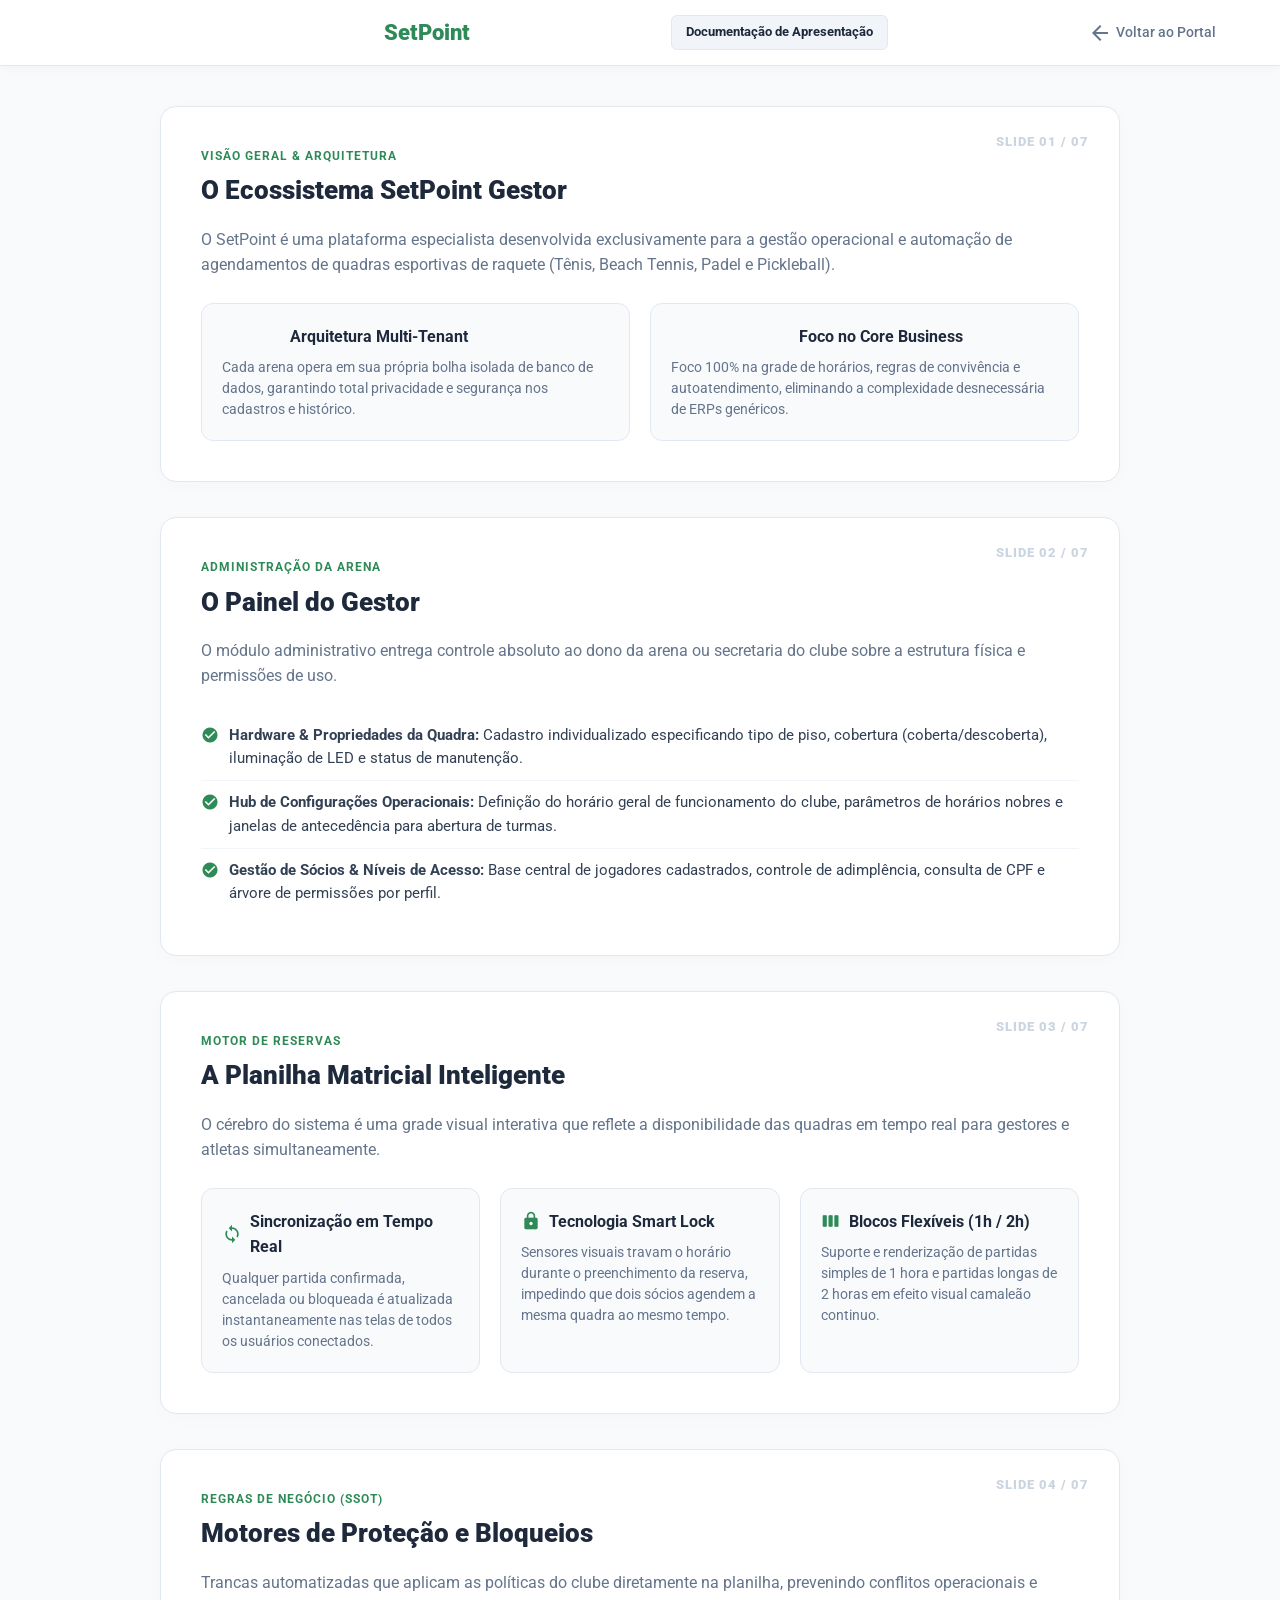
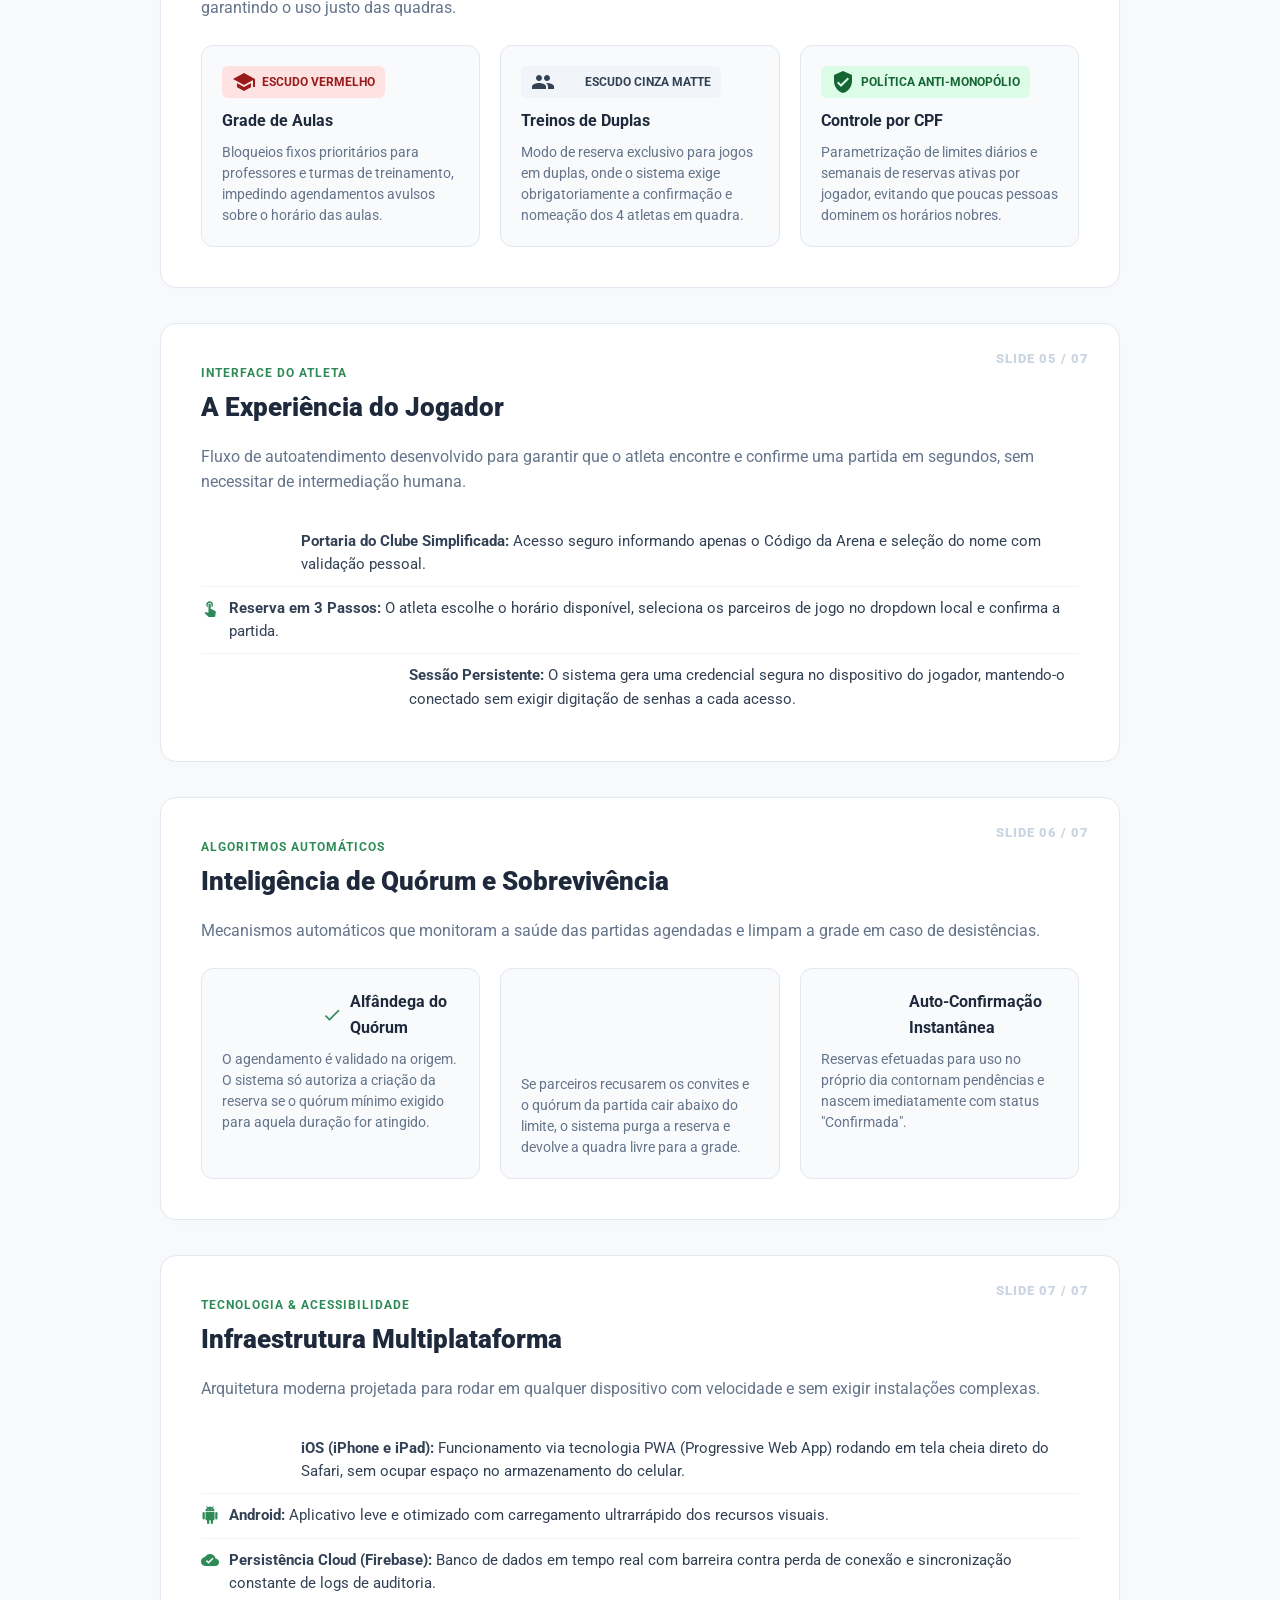
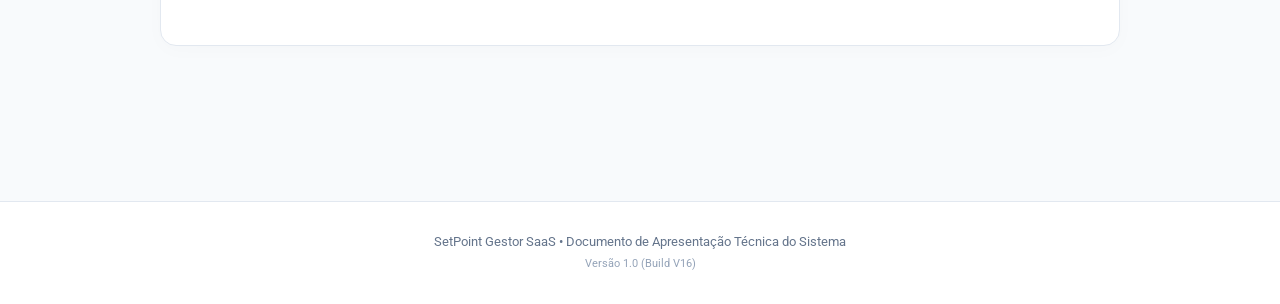
<file: apresentacao.html>
<!DOCTYPE html>
<html lang="pt-BR">
<head>
    <meta charset="UTF-8">
    <meta name="viewport" content="width=device-width, initial-scale=1.0">
    <title>SetPoint - Apresentação Técnica do Sistema</title>
    
    <!-- Fontes e Ícones -->
    <link href="https://fonts.googleapis.com/css2?family=Roboto:wght@300;400;500;700;900&display=swap" rel="stylesheet">
    <link href="https://fonts.googleapis.com/icon?family=Material+Icons" rel="stylesheet">
    
    <style>
        :root {
            --cor-primaria: #2E8B57;
            --cor-primaria-suave: #e8f5e9;
            --cor-escura: #1e293b;
            --cor-fundo: #f8fafc;
            --cor-card: #ffffff;
            --cor-texto: #334155;
            --cor-subtexto: #64748b;
            --cor-borda: #e2e8f0;
            --cor-vermelha: #ef4444;
            --cor-cinza-matte: #64748b;
        }

        html {
            scroll-behavior: smooth;
        }

        body {
            margin: 0;
            font-family: 'Roboto', sans-serif;
            background-color: var(--cor-fundo);
            color: var(--cor-texto);
            -webkit-font-smoothing: antialiased;
            line-height: 1.6;
        }

        /* CABEÇALHO TÉCNICO */
        header {
            position: sticky;
            top: 0;
            background: white;
            border-bottom: 1px solid var(--cor-borda);
            padding: 15px 5%;
            display: flex;
            justify-content: space-between;
            align-items: center;
            z-index: 100;
            box-shadow: 0 2px 10px rgba(0,0,0,0.03);
        }

        .logo {
            font-size: 22px;
            font-weight: 900;
            color: var(--cor-primaria);
            display: flex;
            align-items: center;
            gap: 8px;
            text-decoration: none;
        }

        .doc-tag {
            background: #f1f5f9;
            color: var(--cor-escura);
            padding: 6px 14px;
            border-radius: 6px;
            font-size: 13px;
            font-weight: 700;
            border: 1px solid var(--cor-borda);
        }

        .btn-voltar {
            color: var(--cor-subtexto);
            text-decoration: none;
            font-size: 14px;
            font-weight: 500;
            display: flex;
            align-items: center;
            gap: 4px;
            transition: color 0.2s;
        }

        .btn-voltar:hover {
            color: var(--cor-escura);
        }

        /* ESTRUTURA DOS SLIDES */
        main {
            max-width: 960px;
            margin: 40px auto;
            padding: 0 20px 80px 20px;
        }

        .slide-card {
            background: var(--cor-card);
            border: 1px solid var(--cor-borda);
            border-radius: 16px;
            padding: 40px;
            margin-bottom: 35px;
            box-shadow: 0 4px 20px rgba(0,0,0,0.02);
            position: relative;
            overflow: hidden;
        }

        .slide-numero {
            position: absolute;
            top: 25px;
            right: 30px;
            font-size: 13px;
            font-weight: 900;
            color: #cbd5e1;
            letter-spacing: 1px;
        }

        .slide-categoria {
            color: var(--cor-primaria);
            font-size: 12px;
            font-weight: 700;
            text-transform: uppercase;
            letter-spacing: 1px;
            margin-bottom: 8px;
            display: block;
        }

        .slide-titulo {
            font-size: 26px;
            font-weight: 900;
            color: var(--cor-escura);
            margin: 0 0 20px 0;
            line-height: 1.3;
        }

        .slide-descricao {
            color: var(--cor-subtexto);
            font-size: 15.5px;
            margin-bottom: 25px;
            line-height: 1.6;
        }

        /* COMPONENTES DE CONTEÚDO */
        .grid-detalhes {
            display: grid;
            grid-template-columns: repeat(auto-fit, minmax(260px, 1fr));
            gap: 20px;
            margin-top: 20px;
        }

        .box-detalhe {
            background: #f8fafc;
            border: 1px solid var(--cor-borda);
            padding: 20px;
            border-radius: 12px;
        }

        .box-detalhe h4 {
            margin: 0 0 8px 0;
            font-size: 16px;
            color: var(--cor-escura);
            display: flex;
            align-items: center;
            gap: 8px;
        }

        .box-detalhe h4 i {
            color: var(--cor-primaria);
            font-size: 20px;
        }

        .box-detalhe p {
            margin: 0;
            font-size: 14px;
            color: var(--cor-subtexto);
            line-height: 1.5;
        }

        /* DESTAQUES TÉCNICOS */
        .badge-regra {
            display: inline-flex;
            align-items: center;
            gap: 6px;
            padding: 4px 10px;
            border-radius: 6px;
            font-size: 12px;
            font-weight: 700;
            margin-bottom: 10px;
        }

        .badge-vermelha { background: #fee2e2; color: #991b1b; }
        .badge-cinza { background: #f1f5f9; color: #334155; }
        .badge-verde { background: #dcfce7; color: #166534; }

        .lista-recursos {
            list-style: none;
            padding: 0;
            margin: 0;
        }

        .lista-recursos li {
            padding: 10px 0;
            border-bottom: 1px solid #f1f5f9;
            font-size: 14.5px;
            color: var(--cor-texto);
            display: flex;
            align-items: flex-start;
            gap: 10px;
        }

        .lista-recursos li:last-child {
            border-bottom: none;
        }

        .lista-recursos li i {
            color: var(--cor-primaria);
            font-size: 18px;
            margin-top: 2px;
        }

        /* RODAPÉ INSTITUCIONAL */
        footer {
            text-align: center;
            padding: 30px 5%;
            color: var(--cor-subtexto);
            font-size: 13px;
            border-top: 1px solid var(--cor-borda);
            background: white;
        }

        @media (max-width: 768px) {
            main { padding: 0 15px 40px 15px; margin: 20px auto; }
            .slide-card { padding: 25px 20px; }
            .slide-titulo { font-size: 22px; }
            .slide-numero { top: 20px; right: 20px; }
            .doc-tag { display: none; }
        }
    </style>
</head>
<body>

    <!-- CABEÇALHO -->
    <header>
        <a href="site.html" class="logo">
            <i class="material-icons">sports_tennis</i> SetPoint
        </a>
        <span class="doc-tag">Documentação de Apresentação</span>
        <a href="site.html" class="btn-voltar">
            <i class="material-icons">arrow_back</i> Voltar ao Portal
        </a>
    </header>

    <!-- MAIN CONTAINER -->
    <main>

        <!-- SLIDE 1 -->
        <article class="slide-card">
            <span class="slide-numero">SLIDE 01 / 07</span>
            <span class="slide-categoria">Visão Geral & Arquitetura</span>
            <h2 class="slide-titulo">O Ecossistema SetPoint Gestor</h2>
            <p class="slide-descricao">
                O SetPoint é uma plataforma especialista desenvolvida exclusivamente para a gestão operacional e automação de agendamentos de quadras esportivas de raquete (Tênis, Beach Tennis, Padel e Pickleball).
            </p>

            <div class="grid-detalhes">
                <div class="box-detalhe">
                    <h4><i class="material-icons">lan</i> Arquitetura Multi-Tenant</h4>
                    <p>Cada arena opera em sua própria bolha isolada de banco de dados, garantindo total privacidade e segurança nos cadastros e histórico.</p>
                </div>
                <div class="box-detalhe">
                    <h4><i class="material-icons">target</i> Foco no Core Business</h4>
                    <p>Foco 100% na grade de horários, regras de convivência e autoatendimento, eliminando a complexidade desnecessária de ERPs genéricos.</p>
                </div>
            </div>
        </article>

        <!-- SLIDE 2 -->
        <article class="slide-card">
            <span class="slide-numero">SLIDE 02 / 07</span>
            <span class="slide-categoria">Administração da Arena</span>
            <h2 class="slide-titulo">O Painel do Gestor</h2>
            <p class="slide-descricao">
                O módulo administrativo entrega controle absoluto ao dono da arena ou secretaria do clube sobre a estrutura física e permissões de uso.
            </p>

            <ul class="lista-recursos">
                <li>
                    <i class="material-icons">check_circle</i>
                    <span><b>Hardware & Propriedades da Quadra:</b> Cadastro individualizado especificando tipo de piso, cobertura (coberta/descoberta), iluminação de LED e status de manutenção.</span>
                </li>
                <li>
                    <i class="material-icons">check_circle</i>
                    <span><b>Hub de Configurações Operacionais:</b> Definição do horário geral de funcionamento do clube, parâmetros de horários nobres e janelas de antecedência para abertura de turmas.</span>
                </li>
                <li>
                    <i class="material-icons">check_circle</i>
                    <span><b>Gestão de Sócios & Níveis de Acesso:</b> Base central de jogadores cadastrados, controle de adimplência, consulta de CPF e árvore de permissões por perfil.</span>
                </li>
            </ul>
        </article>

        <!-- SLIDE 3 -->
        <article class="slide-card">
            <span class="slide-numero">SLIDE 03 / 07</span>
            <span class="slide-categoria">Motor de Reservas</span>
            <h2 class="slide-titulo">A Planilha Matricial Inteligente</h2>
            <p class="slide-descricao">
                O cérebro do sistema é uma grade visual interativa que reflete a disponibilidade das quadras em tempo real para gestores e atletas simultaneamente.
            </p>

            <div class="grid-detalhes">
                <div class="box-detalhe">
                    <h4><i class="material-icons">sync</i> Sincronização em Tempo Real</h4>
                    <p>Qualquer partida confirmada, cancelada ou bloqueada é atualizada instantaneamente nas telas de todos os usuários conectados.</p>
                </div>
                <div class="box-detalhe">
                    <h4><i class="material-icons">lock</i> Tecnologia Smart Lock</h4>
                    <p>Sensores visuais travam o horário durante o preenchimento da reserva, impedindo que dois sócios agendem a mesma quadra ao mesmo tempo.</p>
                </div>
                <div class="box-detalhe">
                    <h4><i class="material-icons">view_week</i> Blocos Flexíveis (1h / 2h)</h4>
                    <p>Suporte e renderização de partidas simples de 1 hora e partidas longas de 2 horas em efeito visual camaleão continuo.</p>
                </div>
            </div>
        </article>

        <!-- SLIDE 4 -->
        <article class="slide-card">
            <span class="slide-numero">SLIDE 04 / 07</span>
            <span class="slide-categoria">Regras de Negócio (SSOT)</span>
            <h2 class="slide-titulo">Motores de Proteção e Bloqueios</h2>
            <p class="slide-descricao">
                Trancas automatizadas que aplicam as políticas do clube diretamente na planilha, prevenindo conflitos operacionais e garantindo o uso justo das quadras.
            </p>

            <div class="grid-detalhes">
                <div class="box-detalhe">
                    <span class="badge-regra badge-vermelha"><i class="material-icons">school</i> ESCUDO VERMELHO</span>
                    <h4>Grade de Aulas</h4>
                    <p>Bloqueios fixos prioritários para professores e turmas de treinamento, impedindo agendamentos avulsos sobre o horário das aulas.</p>
                </div>

                <div class="box-detalhe">
                    <span class="badge-regra badge-cinza"><i class="material-icons">groups</i> ESCUDO CINZA MATTE</span>
                    <h4>Treinos de Duplas</h4>
                    <p>Modo de reserva exclusivo para jogos em duplas, onde o sistema exige obrigatoriamente a confirmação e nomeação dos 4 atletas em quadra.</p>
                </div>

                <div class="box-detalhe">
                    <span class="badge-regra badge-verde"><i class="material-icons">verified_user</i> POLÍTICA ANTI-MONOPÓLIO</span>
                    <h4>Controle por CPF</h4>
                    <p>Parametrização de limites diários e semanais de reservas ativas por jogador, evitando que poucas pessoas dominem os horários nobres.</p>
                </div>
            </div>
        </article>

        <!-- SLIDE 5 -->
        <article class="slide-card">
            <span class="slide-numero">SLIDE 05 / 07</span>
            <span class="slide-categoria">Interface do Atleta</span>
            <h2 class="slide-titulo">A Experiência do Jogador</h2>
            <p class="slide-descricao">
                Fluxo de autoatendimento desenvolvido para garantir que o atleta encontre e confirme uma partida em segundos, sem necessitar de intermediação humana.
            </p>

            <ul class="lista-recursos">
                <li>
                    <i class="material-icons">login</i>
                    <span><b>Portaria do Clube Simplificada:</b> Acesso seguro informando apenas o Código da Arena e seleção do nome com validação pessoal.</span>
                </li>
                <li>
                    <i class="material-icons">touch_app</i>
                    <span><b>Reserva em 3 Passos:</b> O atleta escolhe o horário disponível, seleciona os parceiros de jogo no dropdown local e confirma a partida.</span>
                </li>
                <li>
                    <i class="material-icons">remember_me</i>
                    <span><b>Sessão Persistente:</b> O sistema gera uma credencial segura no dispositivo do jogador, mantendo-o conectado sem exigir digitação de senhas a cada acesso.</span>
                </li>
            </ul>
        </article>

        <!-- SLIDE 6 -->
        <article class="slide-card">
            <span class="slide-numero">SLIDE 06 / 07</span>
            <span class="slide-categoria">Algoritmos Automáticos</span>
            <h2 class="slide-titulo">Inteligência de Quórum e Sobrevivência</h2>
            <p class="slide-descricao">
                Mecanismos automáticos que monitoram a saúde das partidas agendadas e limpam a grade em caso de desistências.
            </p>

            <div class="grid-detalhes">
                <div class="box-detalhe">
                    <h4><i class="material-icons">fact_check</i> Alfândega do Quórum</h4>
                    <p>O agendamento é validado na origem. O sistema só autoriza a criação da reserva se o quórum mínimo exigido para aquela duração for atingido.</p>
                </div>
                <div class="box-detalhe">
                    <h4><i class="material-icons">cleaning_services</i> Motor Caça-Fantasmas</h4>
                    <p>Se parceiros recusarem os convites e o quórum da partida cair abaixo do limite, o sistema purga a reserva e devolve a quadra livre para a grade.</p>
                </div>
                <div class="box-detalhe">
                    <h4><i class="material-icons">bolt</i> Auto-Confirmação Instantânea</h4>
                    <p>Reservas efetuadas para uso no próprio dia contornam pendências e nascem imediatamente com status "Confirmada".</p>
                </div>
            </div>
        </article>

        <!-- SLIDE 7 -->
        <article class="slide-card">
            <span class="slide-numero">SLIDE 07 / 07</span>
            <span class="slide-categoria">Tecnologia & Acessibilidade</span>
            <h2 class="slide-titulo">Infraestrutura Multiplataforma</h2>
            <p class="slide-descricao">
                Arquitetura moderna projetada para rodar em qualquer dispositivo com velocidade e sem exigir instalações complexas.
            </p>

            <ul class="lista-recursos">
                <li>
                    <i class="material-icons">apple</i>
                    <span><b>iOS (iPhone e iPad):</b> Funcionamento via tecnologia PWA (Progressive Web App) rodando em tela cheia direto do Safari, sem ocupar espaço no armazenamento do celular.</span>
                </li>
                <li>
                    <i class="material-icons">android</i>
                    <span><b>Android:</b> Aplicativo leve e otimizado com carregamento ultrarrápido dos recursos visuais.</span>
                </li>
                <li>
                    <i class="material-icons">cloud_done</i>
                    <span><b>Persistência Cloud (Firebase):</b> Banco de dados em tempo real com barreira contra perda de conexão e sincronização constante de logs de auditoria.</span>
                </li>
            </ul>
        </article>

    </main>

    <!-- RODAPÉ -->
    <footer>
        SetPoint Gestor SaaS &bull; Documento de Apresentação Técnica do Sistema <br>
        <small style="color: #94a3b8;">Versão 1.0 (Build V16)</small>
    </footer>

</body>
</html>
</file>
